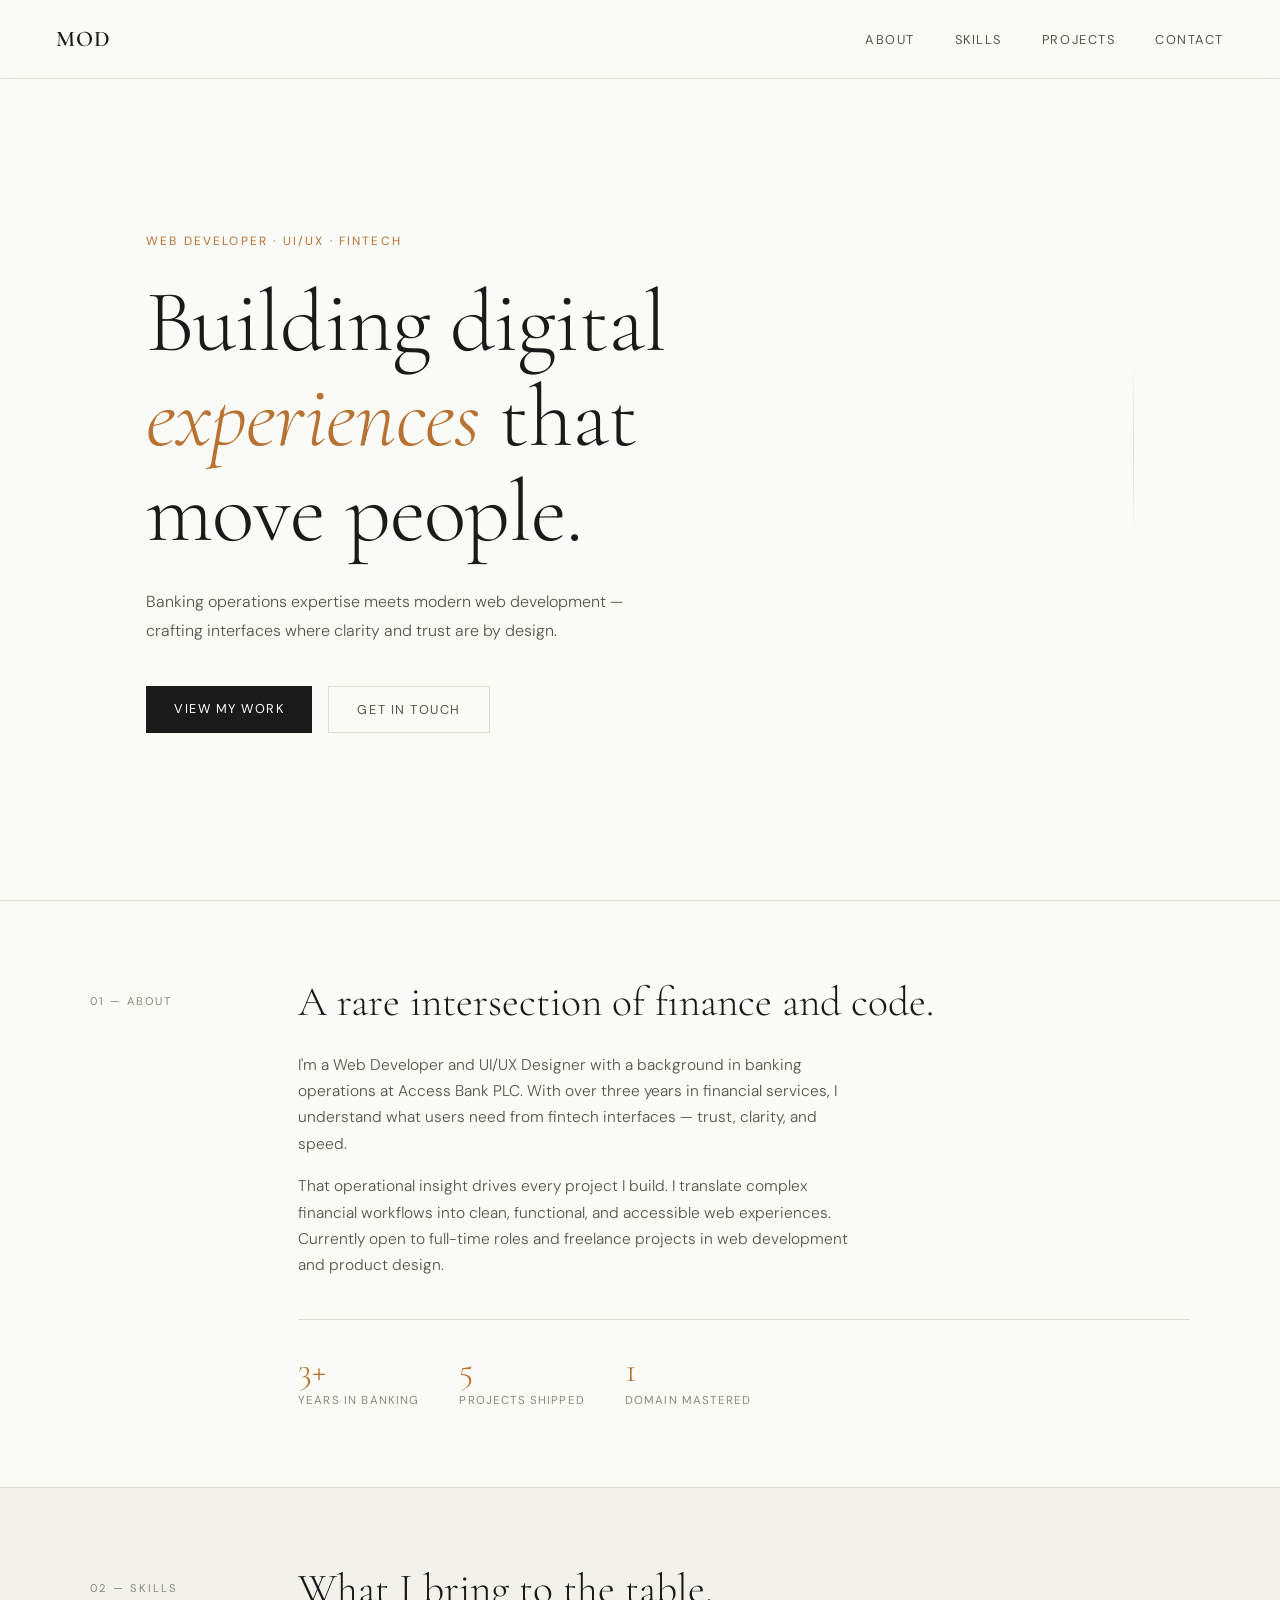
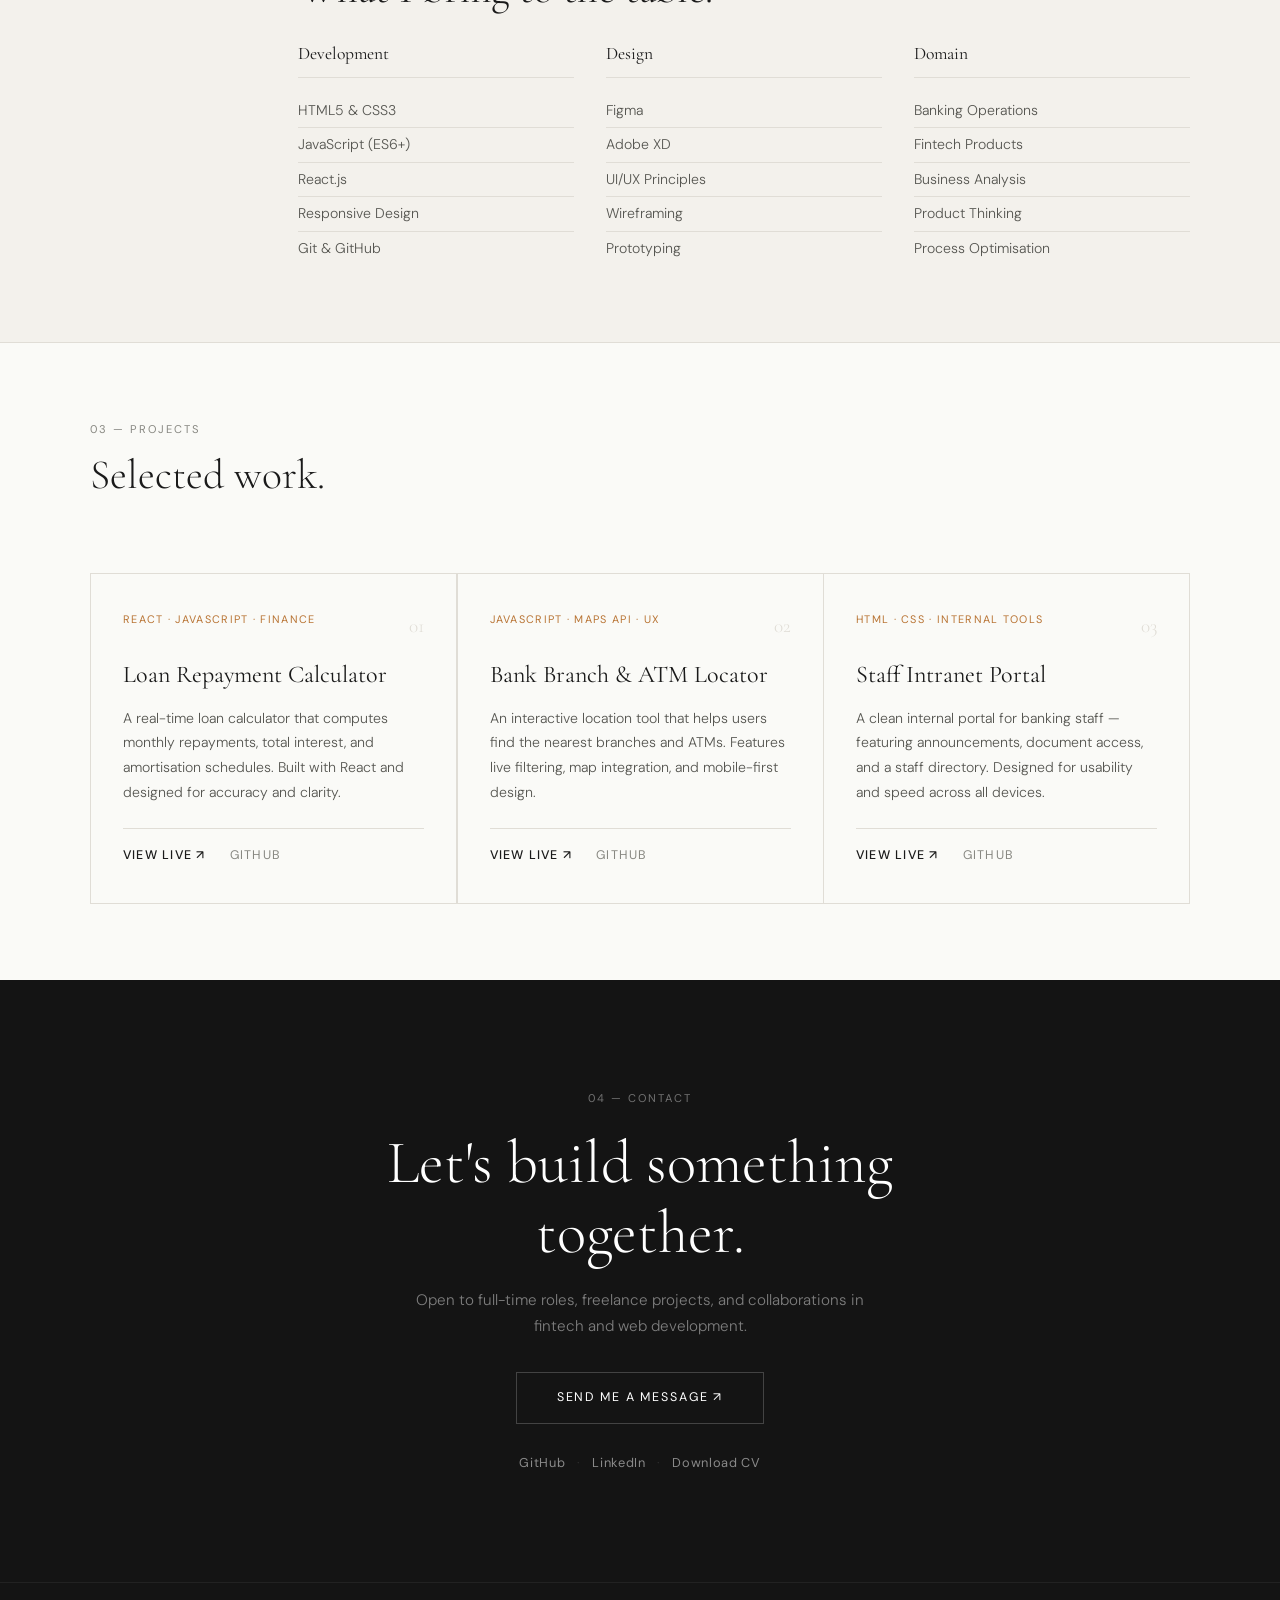
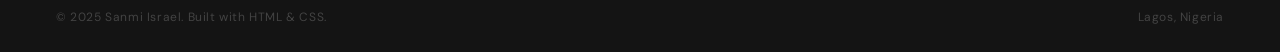
<file: index.html>
<!DOCTYPE html>
<html lang="en">
<head>
  <meta charset="UTF-8" />
  <meta name="viewport" content="width=device-width, initial-scale=1.0" />
  <title>Sanmi Israel — Web Developer & Fintech Specialist</title>
  <link rel="stylesheet" href="styles.css" />
  <link rel="preconnect" href="https://fonts.googleapis.com" />
  <link rel="preconnect" href="https://fonts.gstatic.com" crossorigin />
  <link href="https://fonts.googleapis.com/css2?family=Cormorant+Garamond:ital,wght@0,300;0,400;0,600;1,300;1,400&family=DM+Sans:wght@300;400;500&display=swap" rel="stylesheet" />
</head>
<body>

  <!-- NAV -->
  <nav class="nav">
    <span class="nav-logo">MOD</span>
    <ul class="nav-links">
      <li><a href="#about">About</a></li>
      <li><a href="#skills">Skills</a></li>
      <li><a href="#projects">Projects</a></li>
      <li><a href="#contact">Contact</a></li>
    </ul>
  </nav>

  <!-- HERO -->
  <section class="hero" id="home">
    <div class="hero-inner">
      <p class="hero-label">Web Developer · UI/UX · Fintech</p>
      <h1 class="hero-title">
        Building digital<br />
        <em>experiences</em> that<br />
        move people.
      </h1>
      <p class="hero-sub">
        Banking operations expertise meets modern web development —<br />
        crafting interfaces where clarity and trust are by design.
      </p>
      <div class="hero-cta">
        <a href="#projects" class="btn-primary">View My Work</a>
        <a href="#contact" class="btn-ghost">Get In Touch</a>
      </div>
    </div>
    <div class="hero-line"></div>
  </section>

  <!-- ABOUT -->
  <section class="section" id="about">
    <div class="section-inner two-col">
      <div class="col-label">
        <span class="label-text">01 — About</span>
      </div>
      <div class="col-content">
        <h2 class="section-title">A rare intersection of finance and code.</h2>
        <p class="body-text">
          I'm a Web Developer and UI/UX Designer with a background in banking operations at Access Bank PLC. 
          With over three years in financial services, I understand what users need from fintech interfaces — 
          trust, clarity, and speed.
        </p>
        <p class="body-text">
          That operational insight drives every project I build. I translate complex financial workflows into 
          clean, functional, and accessible web experiences. Currently open to full-time roles and freelance 
          projects in web development and product design.
        </p>
        <div class="about-stats">
          <div class="stat">
            <span class="stat-num">3+</span>
            <span class="stat-label">Years in Banking</span>
          </div>
          <div class="stat">
            <span class="stat-num">5</span>
            <span class="stat-label">Projects Shipped</span>
          </div>
          <div class="stat">
            <span class="stat-num">1</span>
            <span class="stat-label">Domain Mastered</span>
          </div>
        </div>
      </div>
    </div>
  </section>

  <!-- SKILLS -->
  <section class="section section-alt" id="skills">
    <div class="section-inner two-col">
      <div class="col-label">
        <span class="label-text">02 — Skills</span>
      </div>
      <div class="col-content">
        <h2 class="section-title">What I bring to the table.</h2>
        <div class="skills-grid">
          <div class="skill-group">
            <h3 class="skill-group-title">Development</h3>
            <ul class="skill-list">
              <li>HTML5 &amp; CSS3</li>
              <li>JavaScript (ES6+)</li>
              <li>React.js</li>
              <li>Responsive Design</li>
              <li>Git &amp; GitHub</li>
            </ul>
          </div>
          <div class="skill-group">
            <h3 class="skill-group-title">Design</h3>
            <ul class="skill-list">
              <li>Figma</li>
              <li>Adobe XD</li>
              <li>UI/UX Principles</li>
              <li>Wireframing</li>
              <li>Prototyping</li>
            </ul>
          </div>
          <div class="skill-group">
            <h3 class="skill-group-title">Domain</h3>
            <ul class="skill-list">
              <li>Banking Operations</li>
              <li>Fintech Products</li>
              <li>Business Analysis</li>
              <li>Product Thinking</li>
              <li>Process Optimisation</li>
            </ul>
          </div>
        </div>
      </div>
    </div>
  </section>

  <!-- PROJECTS -->
  <section class="section" id="projects">
    <div class="section-inner">
      <div class="projects-header">
        <span class="label-text">03 — Projects</span>
        <h2 class="section-title">Selected work.</h2>
      </div>
      <div class="projects-grid">

        <article class="project-card">
          <div class="project-meta">
            <span class="project-tag">React · JavaScript · Finance</span>
            <span class="project-num">01</span>
          </div>
          <h3 class="project-title">Loan Repayment Calculator</h3>
          <p class="project-desc">
            A real-time loan calculator that computes monthly repayments, total interest, 
            and amortisation schedules. Built with React and designed for accuracy and clarity.
          </p>
          <div class="project-footer">
            <a href="https://iamcreate121.github.io/loan-calculator" target="_blank" class="project-link">
              View Live ↗
            </a>
            <a href="https://github.com/IamCreate121/loan-calculator" target="_blank" class="project-link-ghost">
              GitHub
            </a>
          </div>
        </article>

        <article class="project-card">
          <div class="project-meta">
            <span class="project-tag">JavaScript · Maps API · UX</span>
            <span class="project-num">02</span>
          </div>
          <h3 class="project-title">Bank Branch &amp; ATM Locator</h3>
          <p class="project-desc">
            An interactive location tool that helps users find the nearest branches and ATMs. 
            Features live filtering, map integration, and mobile-first design.
          </p>
          <div class="project-footer">
            <a href="https://iamcreate121.github.io/atm-locator" target="_blank" class="project-link">
              View Live ↗
            </a>
            <a href="https://github.com/IamCreate121/atm-locator" target="_blank" class="project-link-ghost">
              GitHub
            </a>
          </div>
        </article>

        <article class="project-card">
          <div class="project-meta">
            <span class="project-tag">HTML · CSS · Internal Tools</span>
            <span class="project-num">03</span>
          </div>
          <h3 class="project-title">Staff Intranet Portal</h3>
          <p class="project-desc">
            A clean internal portal for banking staff — featuring announcements, 
            document access, and a staff directory. Designed for usability and speed 
            across all devices.
          </p>
          <div class="project-footer">
            <a href="https://iamcreate121.github.io/intranet-portal" target="_blank" class="project-link">
              View Live ↗
            </a>
            <a href="https://github.com/IamCreate121/intranet-portal" target="_blank" class="project-link-ghost">
              GitHub
            </a>
          </div>
        </article>

      </div>
    </div>
  </section>

  <!-- CONTACT -->
  <section class="section section-dark" id="contact">
    <div class="section-inner contact-inner">
      <span class="label-text label-light">04 — Contact</span>
      <h2 class="contact-title">Let's build something together.</h2>
      <p class="contact-sub">
        Open to full-time roles, freelance projects, and collaborations in fintech and web development.
      </p>
      <a href="mailto:sanmi.david10@gmail.com" class="btn-contact">
        Send Me a Message ↗
      </a>
      <div class="contact-links">
        <a href="https://github.com/IamCreate121" target="_blank">GitHub</a>
        <span class="dot">·</span>
        <a href="https://linkedin.com/in/your-profile" target="_blank">LinkedIn</a>
        <span class="dot">·</span>
        <a href="cv.pdf" target="_blank">Download CV</a>
      </div>
    </div>
  </section>

  <!-- FOOTER -->
  <footer class="footer">
    <span>© 2025 Sanmi Israel. Built with HTML &amp; CSS.</span>
    <span>Lagos, Nigeria</span>
  </footer>

  <script src="main.js"></script>
</body>
</html>
</file>
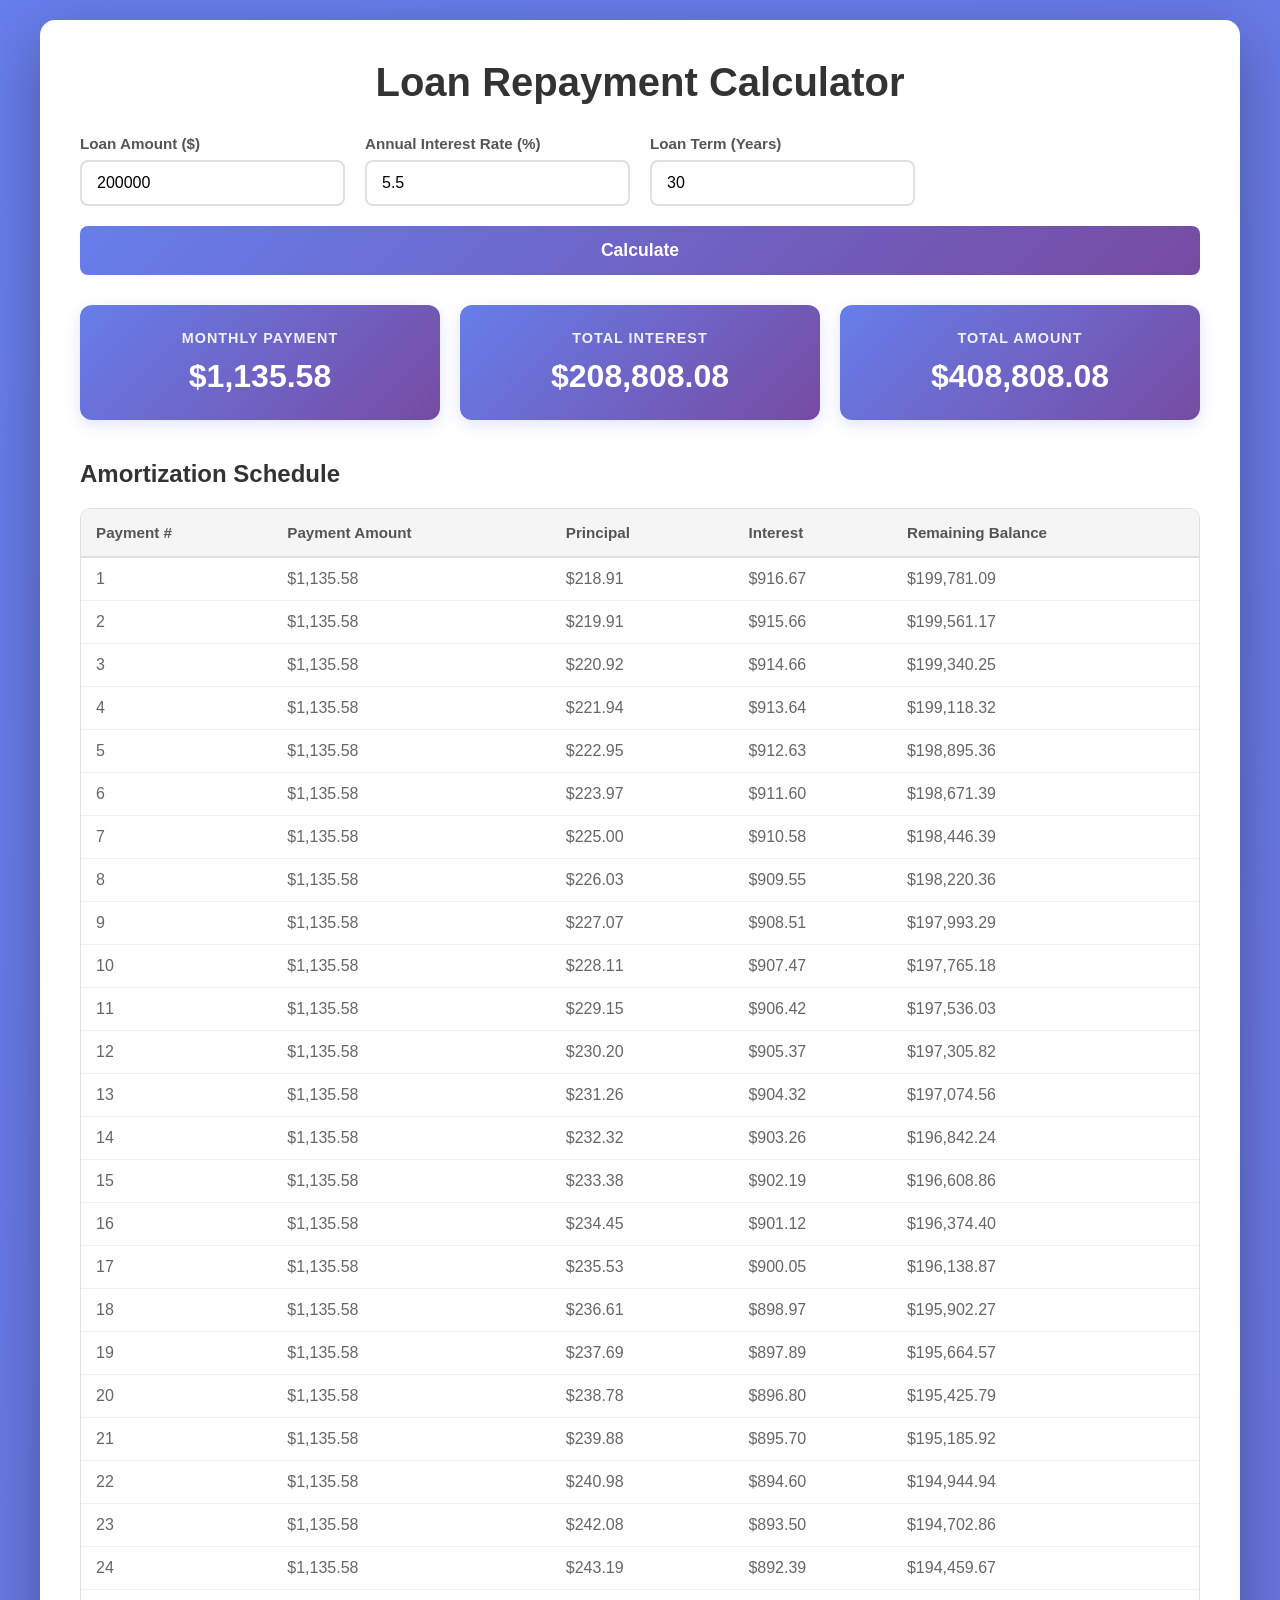
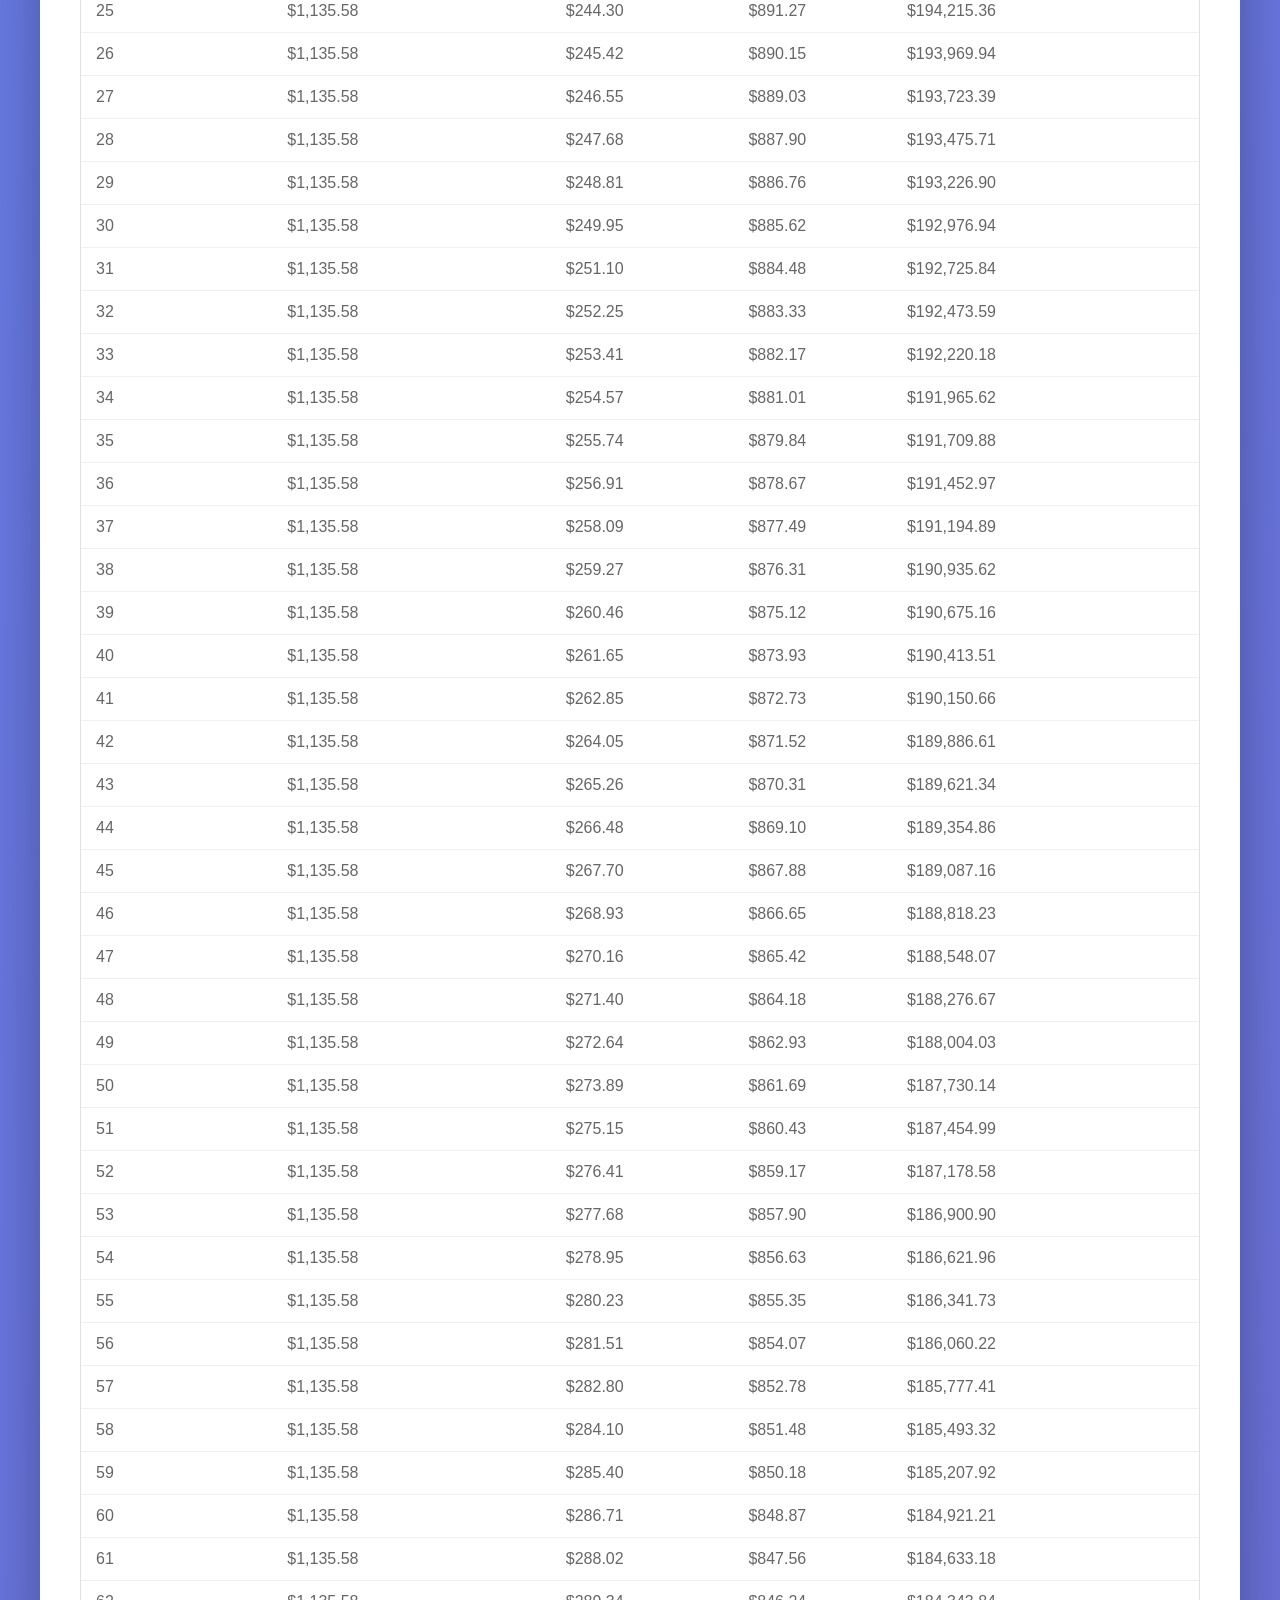
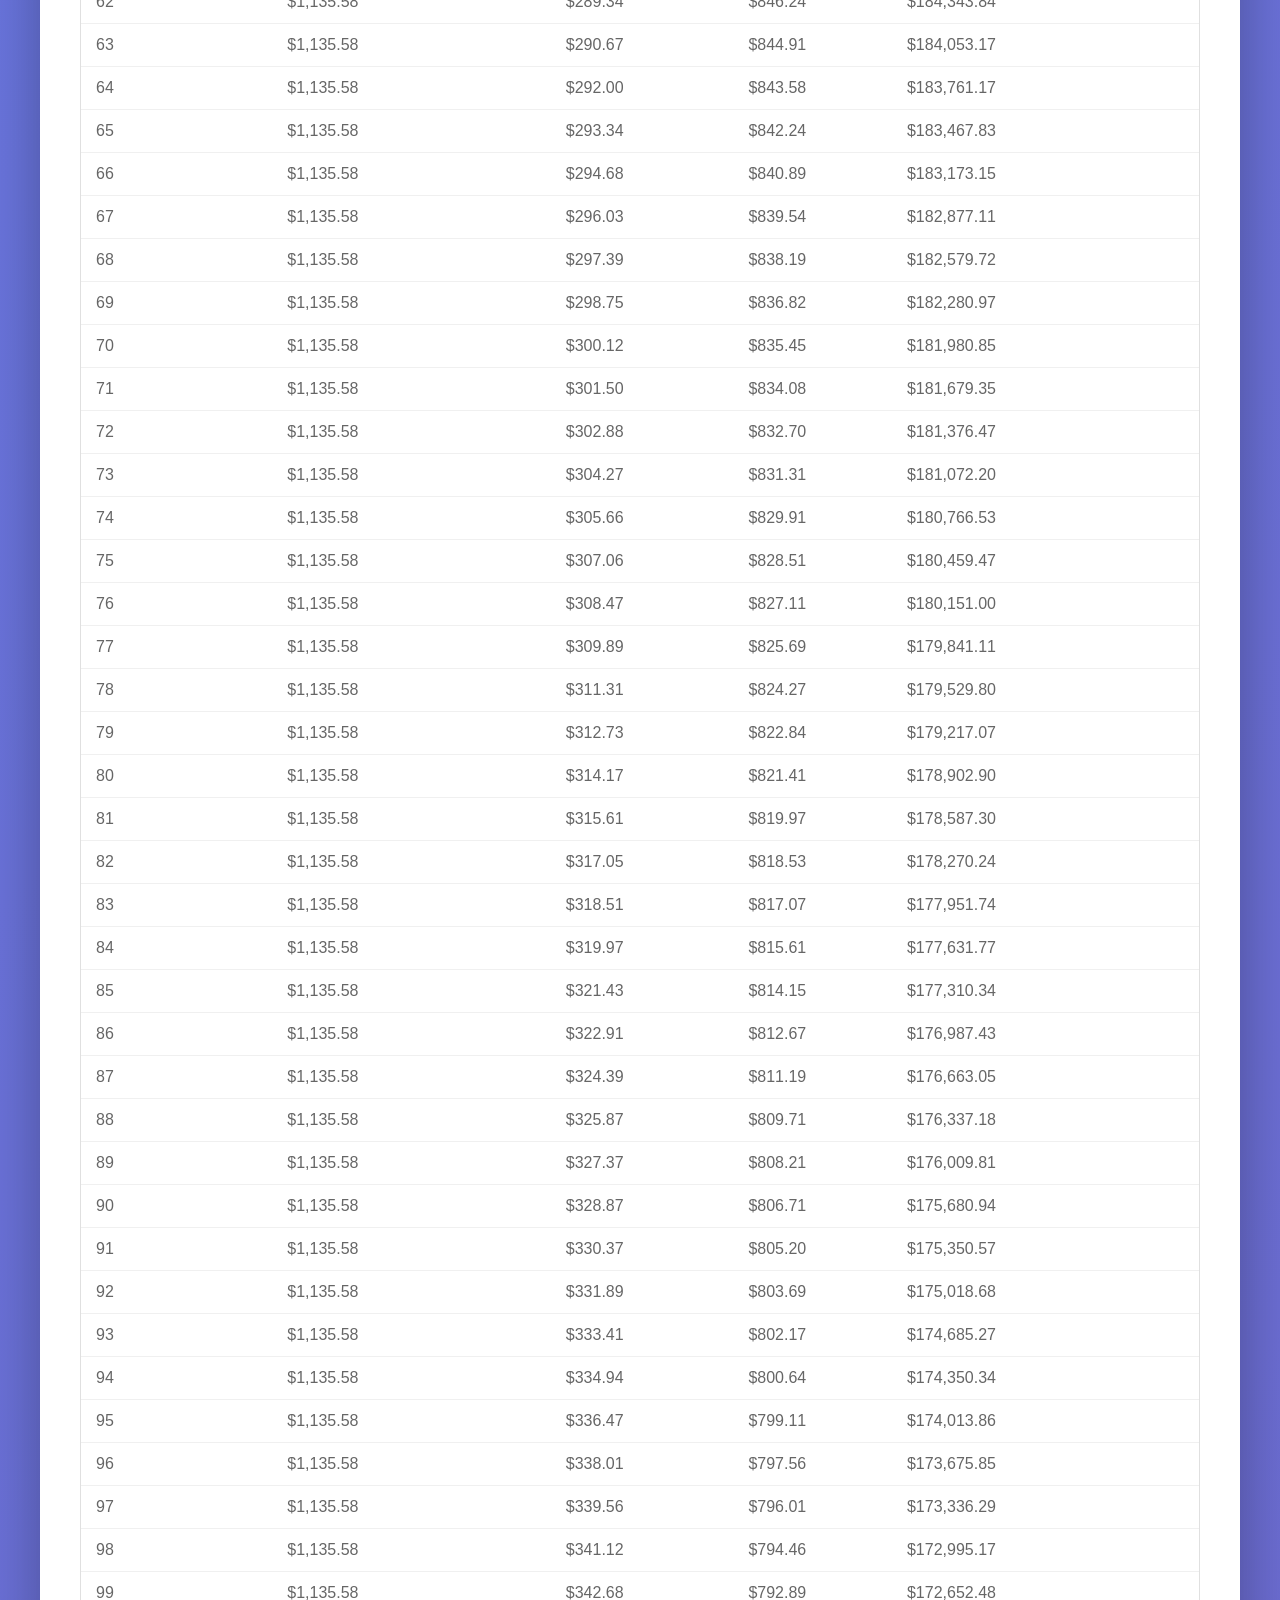
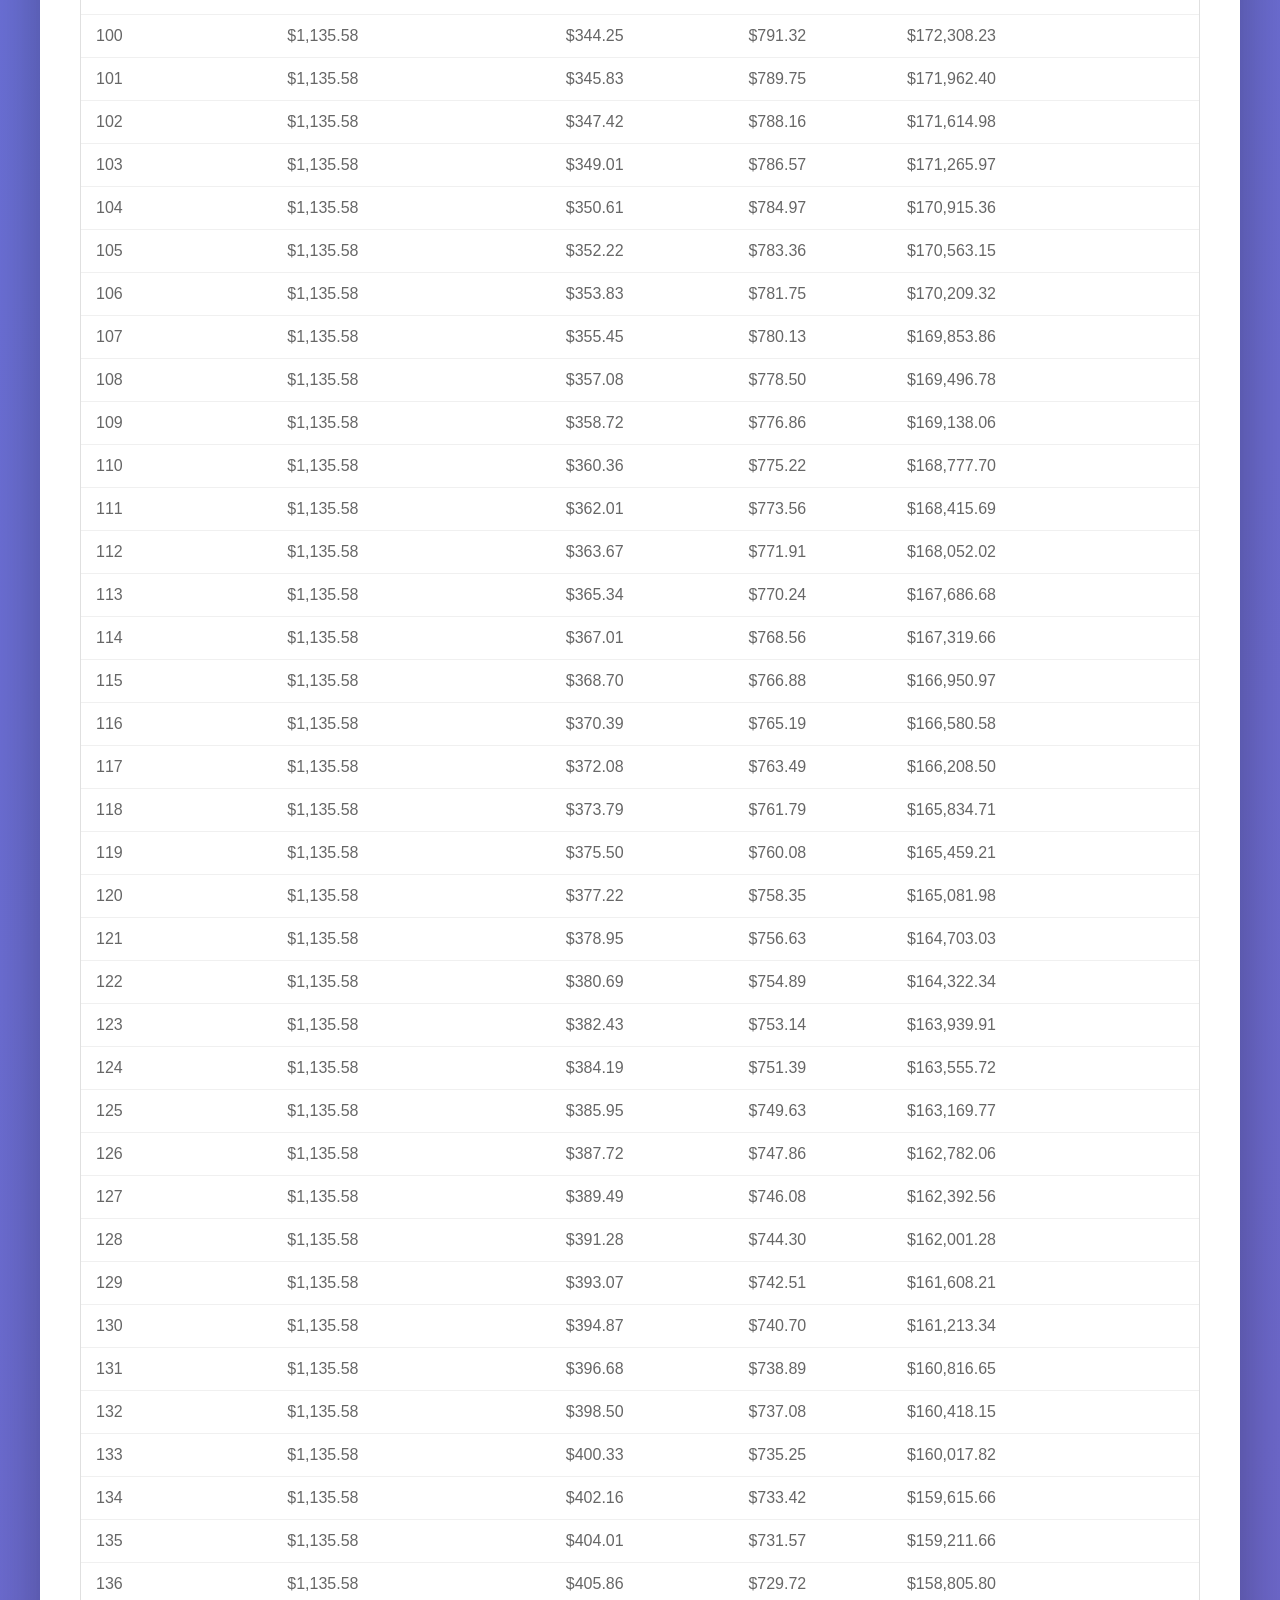
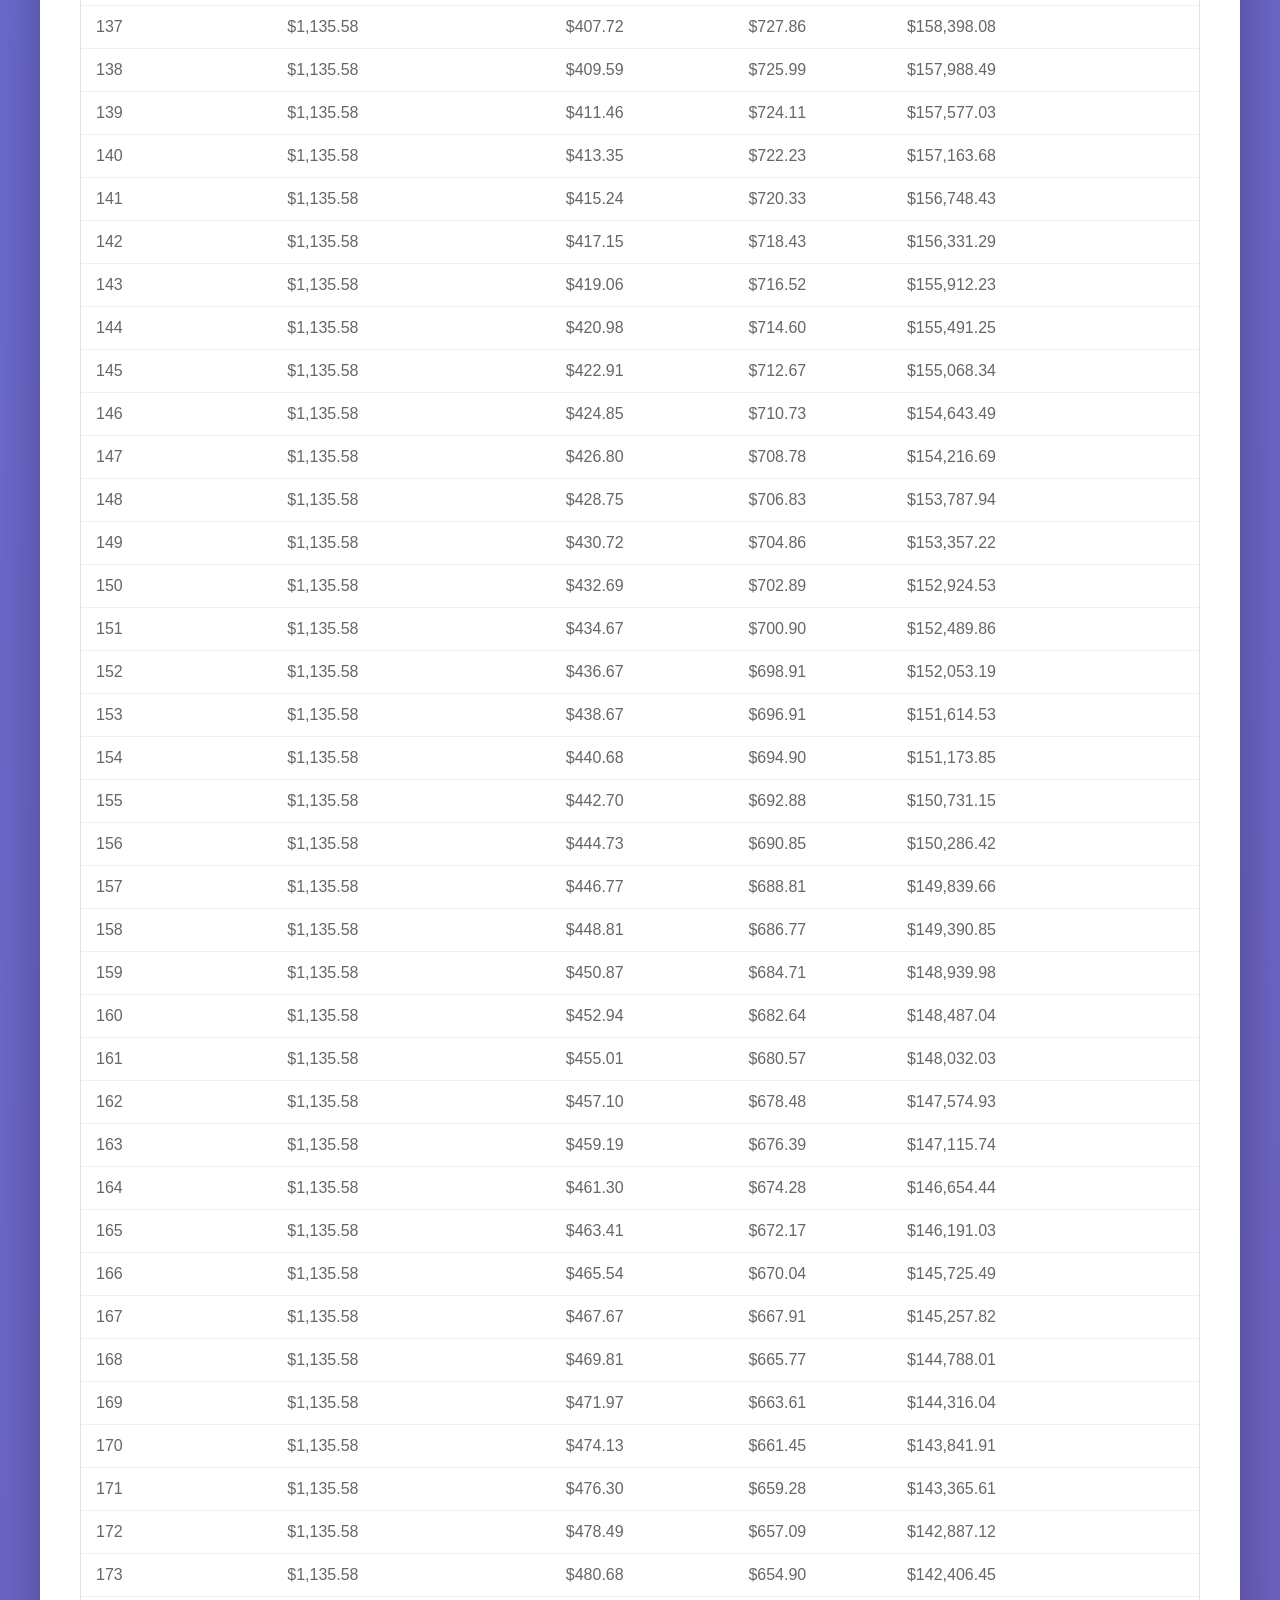
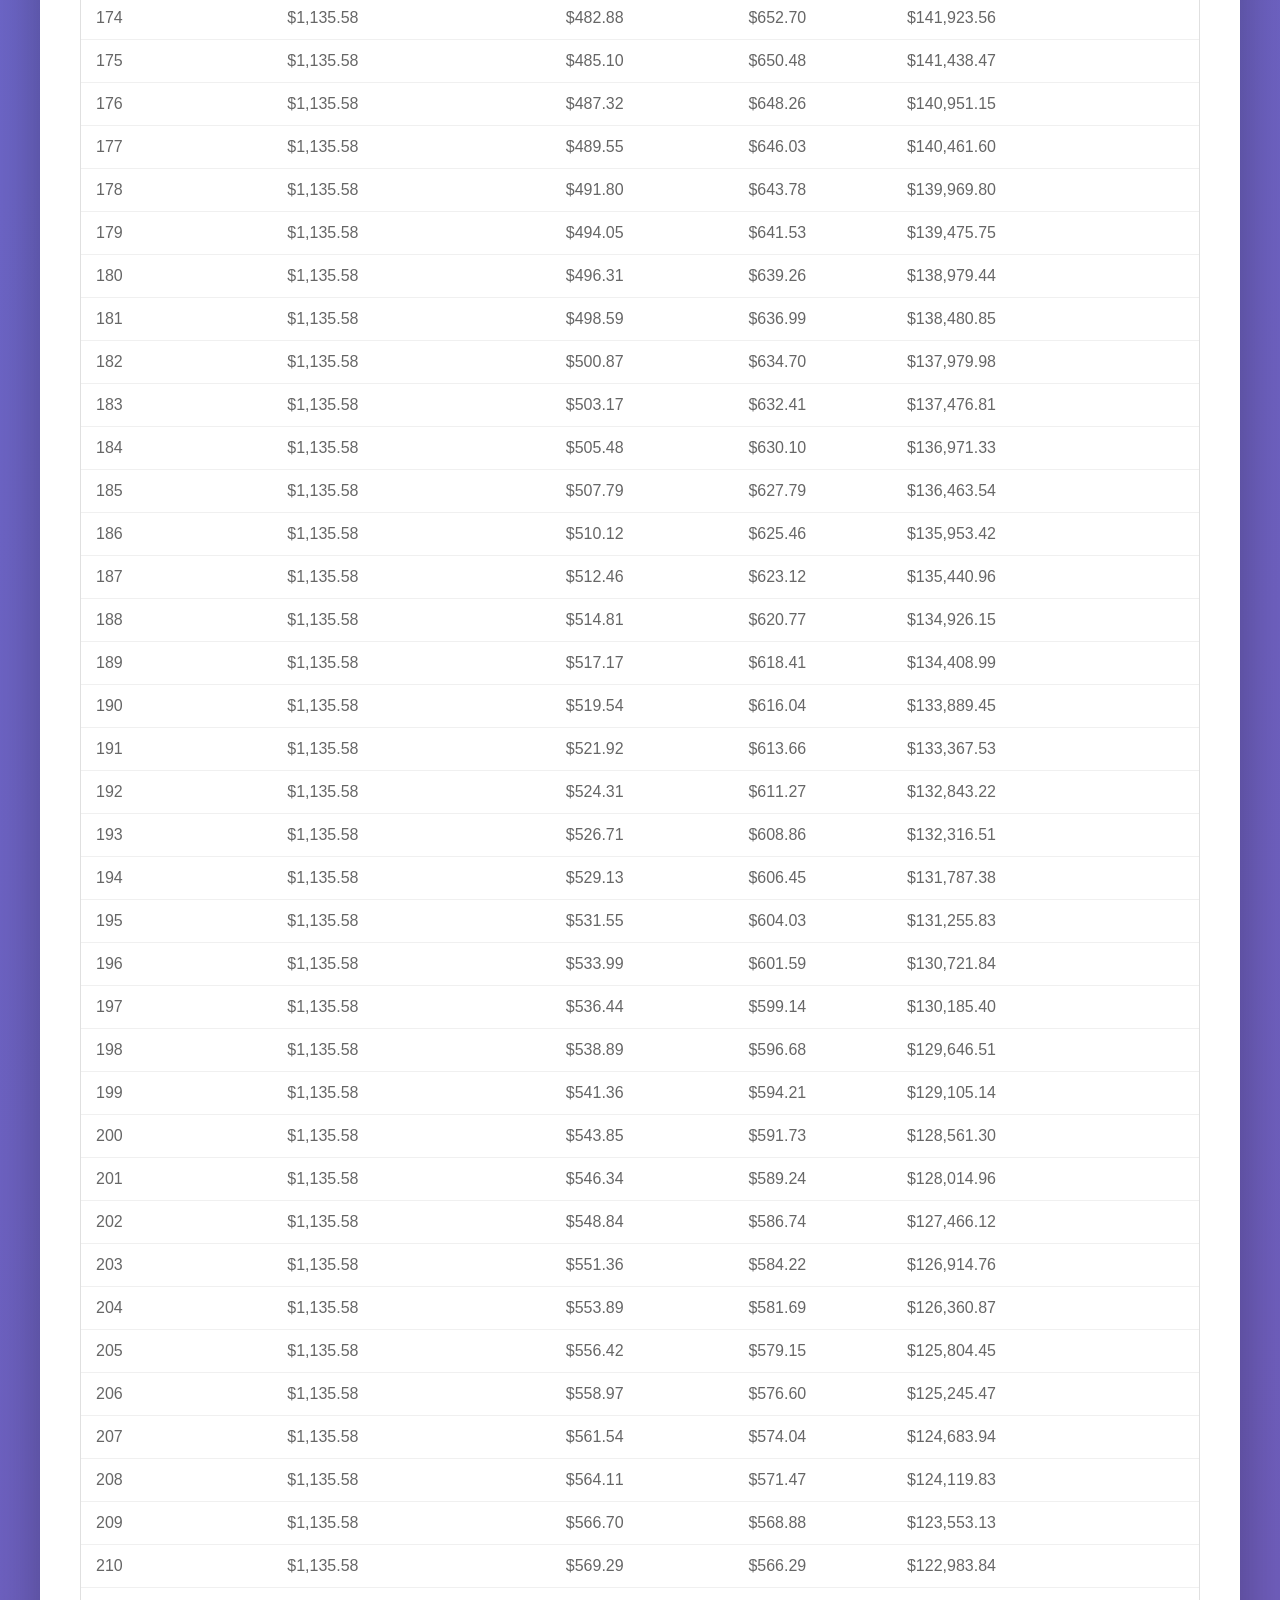
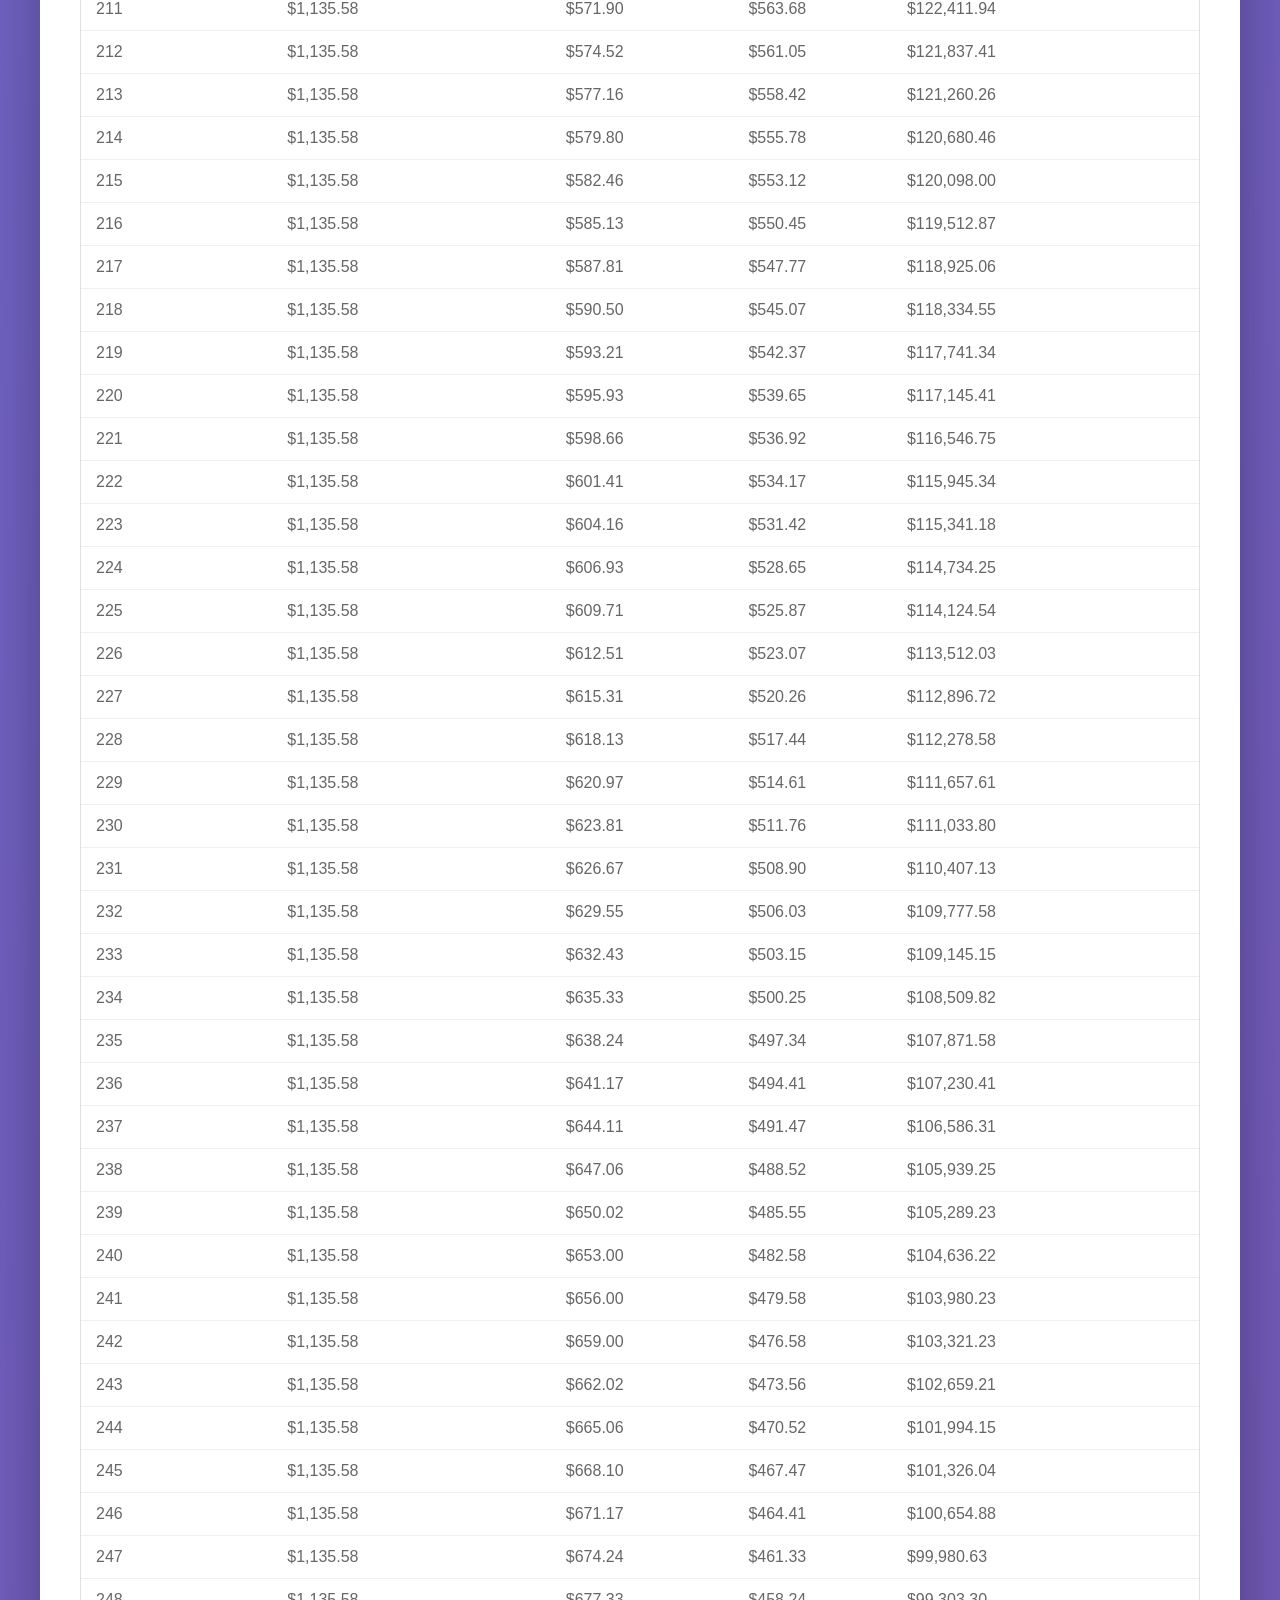
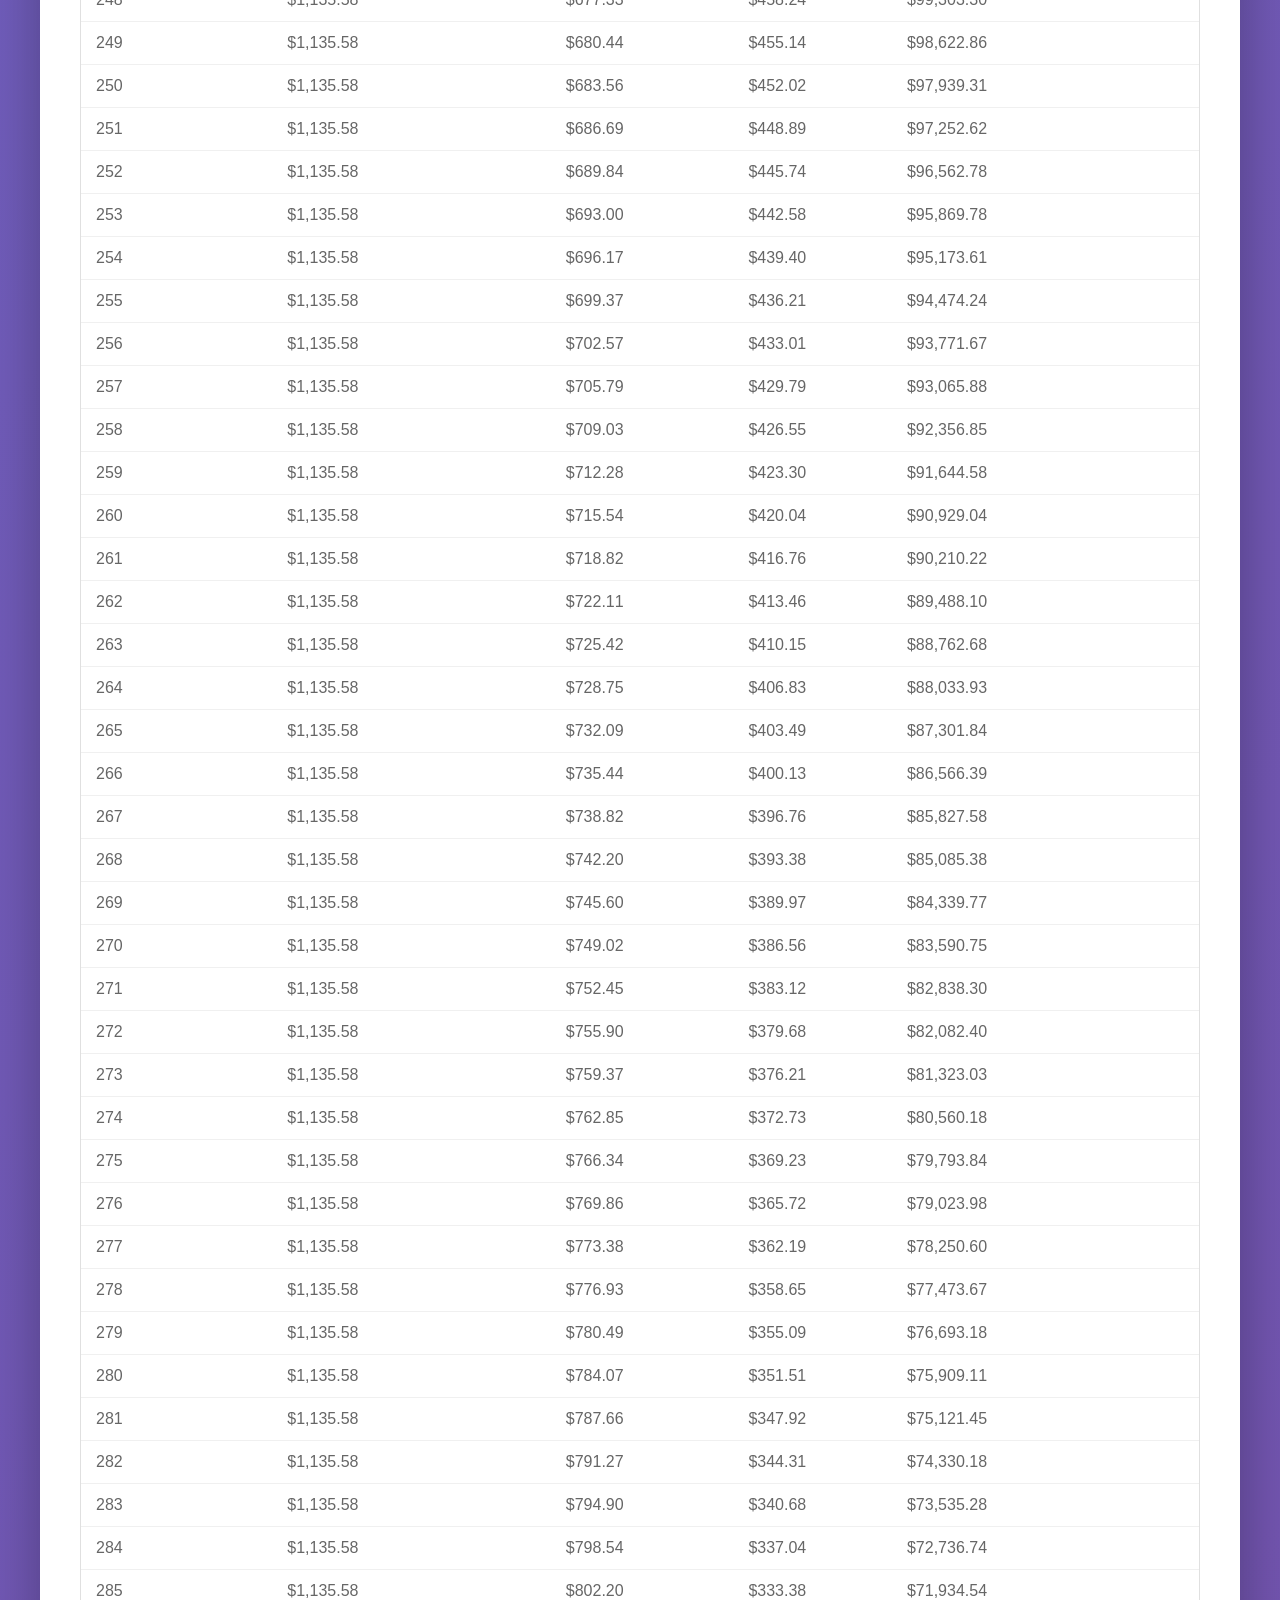
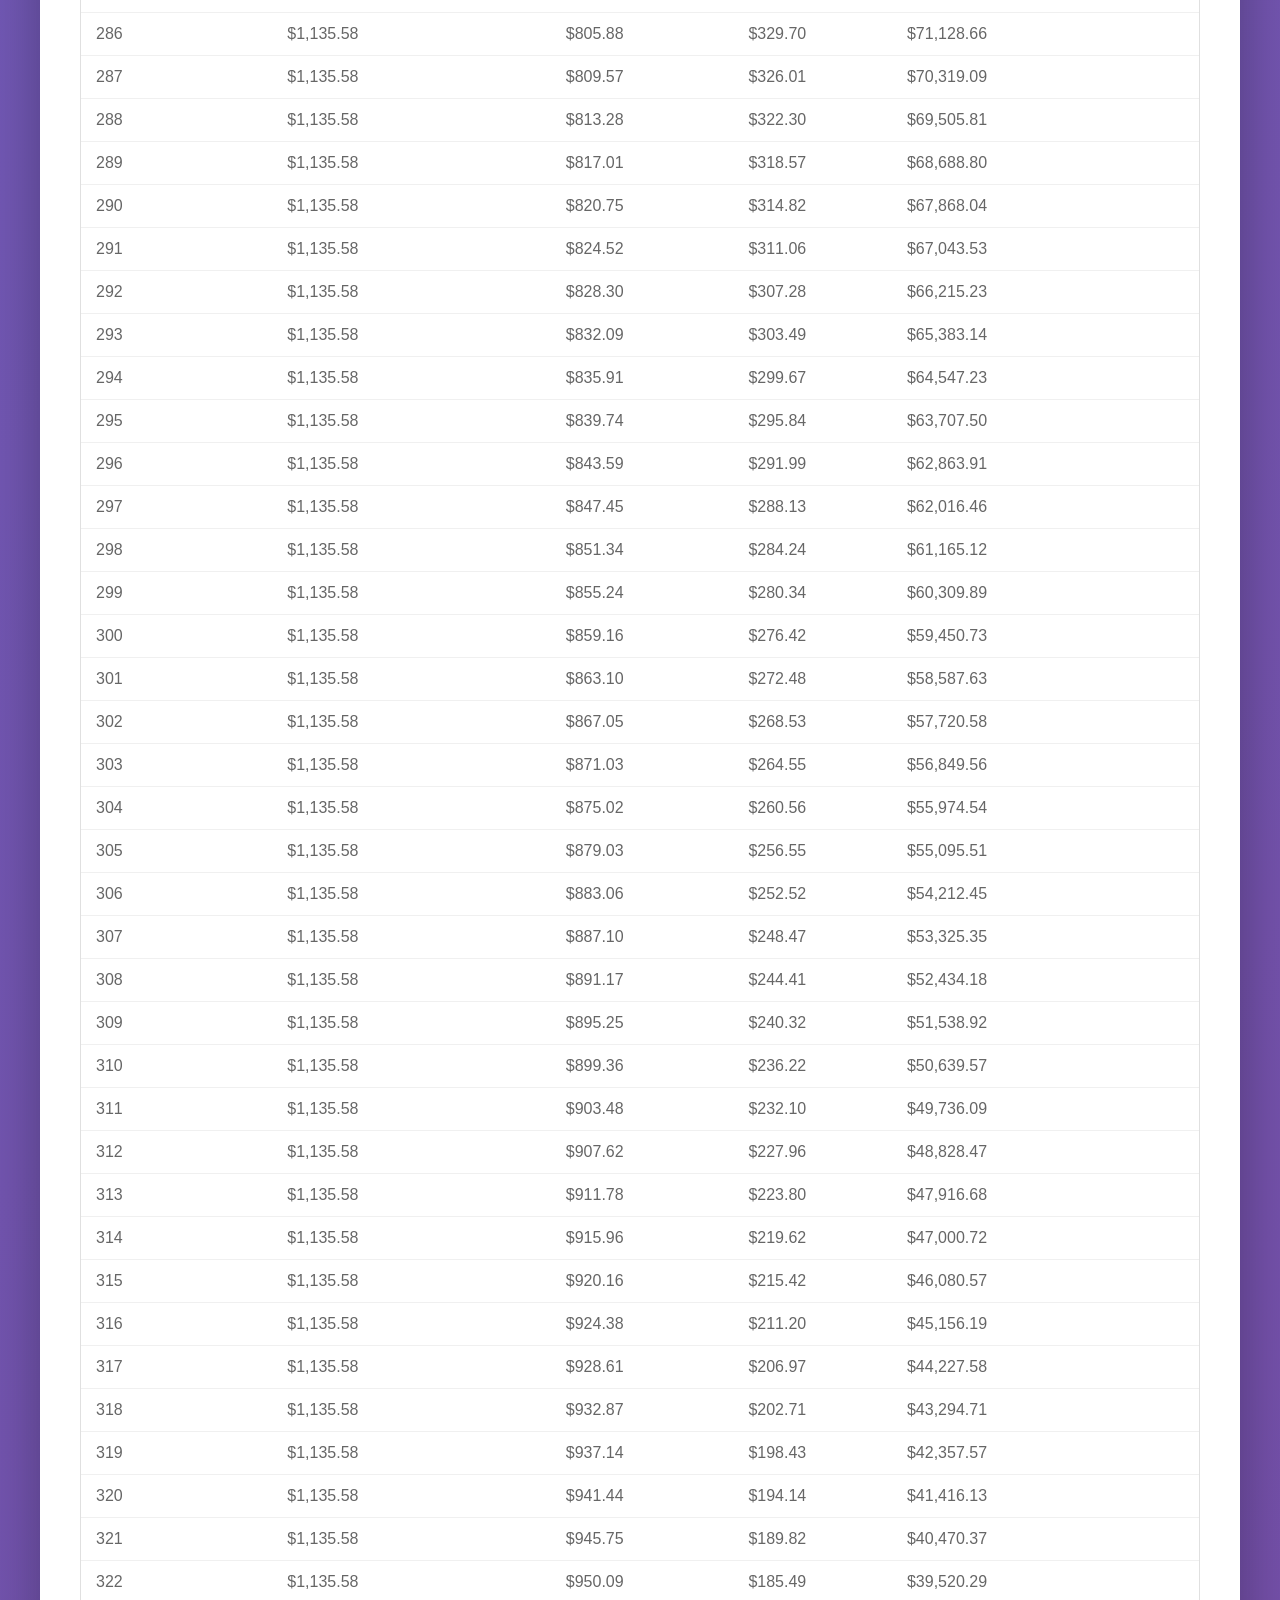
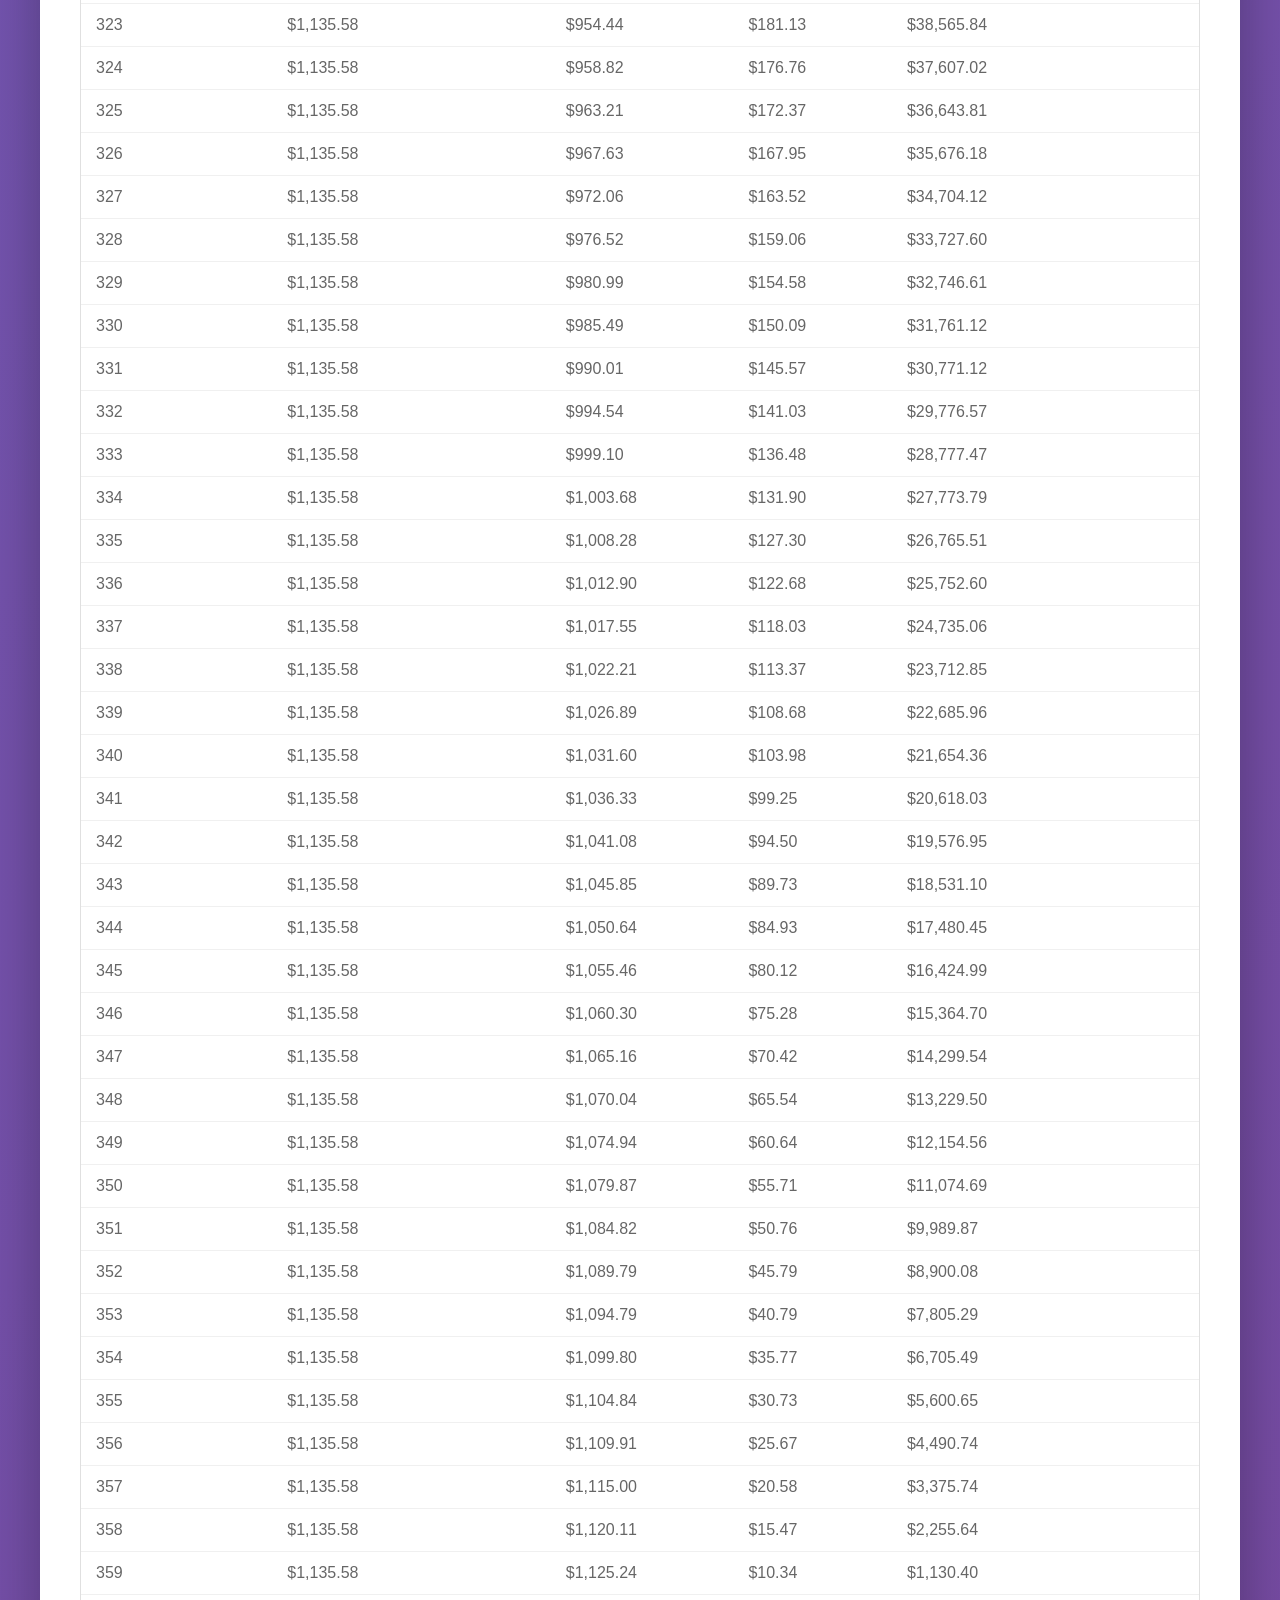
<file: projects/loan-calculator/index.html>
<!DOCTYPE html>
<html lang="en">
<head>
    <meta charset="UTF-8">
    <meta name="viewport" content="width=device-width, initial-scale=1.0">
    <title>Loan Repayment Calculator</title>
    <link rel="stylesheet" href="style.css">
</head>
<body>
    <div class="container">
        <div class="calculator-wrapper">
            <h1>Loan Repayment Calculator</h1>
            
            <div class="input-section">
                <div class="input-group">
                    <label for="loanAmount">Loan Amount ($)</label>
                    <input type="number" id="loanAmount" placeholder="Enter loan amount" value="200000" min="0" step="1000">
                </div>

                <div class="input-group">
                    <label for="interestRate">Annual Interest Rate (%)</label>
                    <input type="number" id="interestRate" placeholder="Enter interest rate" value="5.5" min="0" max="100" step="0.01">
                </div>

                <div class="input-group">
                    <label for="loanTerm">Loan Term (Years)</label>
                    <input type="number" id="loanTerm" placeholder="Enter loan term" value="30" min="1" max="50" step="1">
                </div>

                <button id="calculateBtn" class="calculate-btn">Calculate</button>
            </div>

            <div class="results-section" id="resultsSection" style="display: none;">
                <div class="results-summary">
                    <div class="result-card">
                        <h3>Monthly Payment</h3>
                        <p class="result-value" id="monthlyPayment">$0.00</p>
                    </div>
                    <div class="result-card">
                        <h3>Total Interest</h3>
                        <p class="result-value" id="totalInterest">$0.00</p>
                    </div>
                    <div class="result-card">
                        <h3>Total Amount</h3>
                        <p class="result-value" id="totalAmount">$0.00</p>
                    </div>
                </div>

                <div class="amortization-section">
                    <h2>Amortization Schedule</h2>
                    <div class="table-wrapper">
                        <table id="amortizationTable">
                            <thead>
                                <tr>
                                    <th>Payment #</th>
                                    <th>Payment Amount</th>
                                    <th>Principal</th>
                                    <th>Interest</th>
                                    <th>Remaining Balance</th>
                                </tr>
                            </thead>
                            <tbody id="tableBody">
                            </tbody>
                        </table>
                    </div>
                </div>
            </div>

            <div class="error-message" id="errorMessage" style="display: none;"></div>
        </div>
    </div>

    <script src="script.js"></script>
</body>
</html>
</file>
<file: styles.css>
/* ===========================
   ROOT & RESET
=========================== */
*, *::before, *::after {
  box-sizing: border-box;
  margin: 0;
  padding: 0;
}

:root {
  --bg:         #FAFAF7;
  --bg-alt:     #F3F1EC;
  --bg-dark:    #141414;
  --ink:        #1A1A1A;
  --ink-mid:    #555550;
  --ink-light:  #888882;
  --accent:     #B87333;
  --accent-light: #D4966A;
  --white:      #FFFFFF;
  --border:     #E0DDD6;

  --font-display: 'Cormorant Garamond', Georgia, serif;
  --font-body:    'DM Sans', system-ui, sans-serif;

  --max-w: 1100px;
  --gap:   clamp(2rem, 6vw, 5rem);
}

html {
  scroll-behavior: smooth;
}

body {
  font-family: var(--font-body);
  background: var(--bg);
  color: var(--ink);
  font-size: 16px;
  line-height: 1.7;
  -webkit-font-smoothing: antialiased;
}

a {
  color: inherit;
  text-decoration: none;
}

ul {
  list-style: none;
}

/* ===========================
   NAV
=========================== */
.nav {
  position: fixed;
  top: 0;
  left: 0;
  right: 0;
  z-index: 100;
  display: flex;
  align-items: center;
  justify-content: space-between;
  padding: 1.25rem clamp(1.5rem, 5vw, 3.5rem);
  background: rgba(250, 250, 247, 0.88);
  backdrop-filter: blur(10px);
  -webkit-backdrop-filter: blur(10px);
  border-bottom: 1px solid var(--border);
}

.nav-logo {
  font-family: var(--font-display);
  font-size: 1.4rem;
  font-weight: 600;
  letter-spacing: 0.05em;
  color: var(--ink);
}

.nav-links {
  display: flex;
  gap: 2.5rem;
}

.nav-links a {
  font-size: 0.8rem;
  font-weight: 400;
  letter-spacing: 0.12em;
  text-transform: uppercase;
  color: var(--ink-mid);
  transition: color 0.2s;
}

.nav-links a:hover {
  color: var(--accent);
}

/* ===========================
   HERO
=========================== */
.hero {
  min-height: 100vh;
  display: flex;
  flex-direction: column;
  justify-content: center;
  padding: 8rem clamp(1.5rem, 5vw, 3.5rem) 4rem;
  max-width: var(--max-w);
  margin: 0 auto;
  position: relative;
}

.hero-inner {
  max-width: 720px;
}

.hero-label {
  font-size: 0.75rem;
  letter-spacing: 0.18em;
  text-transform: uppercase;
  color: var(--accent);
  font-weight: 400;
  margin-bottom: 1.5rem;
  opacity: 0;
  animation: fadeUp 0.7s ease 0.1s forwards;
}

.hero-title {
  font-family: var(--font-display);
  font-size: clamp(3rem, 7vw, 5.5rem);
  font-weight: 300;
  line-height: 1.08;
  letter-spacing: -0.01em;
  color: var(--ink);
  margin-bottom: 1.75rem;
  opacity: 0;
  animation: fadeUp 0.7s ease 0.25s forwards;
}

.hero-title em {
  font-style: italic;
  color: var(--accent);
}

.hero-sub {
  font-size: 1rem;
  color: var(--ink-mid);
  line-height: 1.8;
  max-width: 520px;
  margin-bottom: 2.5rem;
  font-weight: 300;
  opacity: 0;
  animation: fadeUp 0.7s ease 0.4s forwards;
}

.hero-cta {
  display: flex;
  gap: 1rem;
  flex-wrap: wrap;
  opacity: 0;
  animation: fadeUp 0.7s ease 0.55s forwards;
}

.hero-line {
  position: absolute;
  right: clamp(1.5rem, 5vw, 3.5rem);
  top: 50%;
  transform: translateY(-50%);
  width: 1px;
  height: 180px;
  background: linear-gradient(to bottom, transparent, var(--border), transparent);
}

/* ===========================
   BUTTONS
=========================== */
.btn-primary {
  display: inline-block;
  padding: 0.75rem 1.75rem;
  background: var(--ink);
  color: var(--white);
  font-family: var(--font-body);
  font-size: 0.8rem;
  font-weight: 400;
  letter-spacing: 0.12em;
  text-transform: uppercase;
  transition: background 0.2s, transform 0.15s;
}

.btn-primary:hover {
  background: var(--accent);
  transform: translateY(-1px);
}

.btn-ghost {
  display: inline-block;
  padding: 0.75rem 1.75rem;
  border: 1px solid var(--border);
  color: var(--ink-mid);
  font-family: var(--font-body);
  font-size: 0.8rem;
  font-weight: 400;
  letter-spacing: 0.12em;
  text-transform: uppercase;
  transition: border-color 0.2s, color 0.2s;
}

.btn-ghost:hover {
  border-color: var(--ink);
  color: var(--ink);
}

/* ===========================
   SECTIONS
=========================== */
.section {
  padding: var(--gap) clamp(1.5rem, 5vw, 3.5rem);
  border-top: 1px solid var(--border);
}

.section-alt {
  background: var(--bg-alt);
}

.section-inner {
  max-width: var(--max-w);
  margin: 0 auto;
}

.two-col {
  display: grid;
  grid-template-columns: 160px 1fr;
  gap: 3rem;
  align-items: start;
}

.col-label {
  padding-top: 0.5rem;
}

.label-text {
  font-size: 0.7rem;
  letter-spacing: 0.18em;
  text-transform: uppercase;
  color: var(--ink-light);
  font-weight: 400;
}

.label-light {
  color: rgba(255,255,255,0.4);
}

.section-title {
  font-family: var(--font-display);
  font-size: clamp(1.8rem, 3.5vw, 2.6rem);
  font-weight: 300;
  line-height: 1.2;
  margin-bottom: 1.5rem;
  color: var(--ink);
}

.body-text {
  color: var(--ink-mid);
  font-weight: 300;
  margin-bottom: 1rem;
  max-width: 560px;
  font-size: 0.97rem;
}

/* ===========================
   ABOUT STATS
=========================== */
.about-stats {
  display: flex;
  gap: 2.5rem;
  margin-top: 2.5rem;
  padding-top: 2rem;
  border-top: 1px solid var(--border);
}

.stat {
  display: flex;
  flex-direction: column;
  gap: 0.25rem;
}

.stat-num {
  font-family: var(--font-display);
  font-size: 2.2rem;
  font-weight: 300;
  color: var(--accent);
  line-height: 1;
}

.stat-label {
  font-size: 0.72rem;
  letter-spacing: 0.1em;
  text-transform: uppercase;
  color: var(--ink-light);
}

/* ===========================
   SKILLS
=========================== */
.skills-grid {
  display: grid;
  grid-template-columns: repeat(3, 1fr);
  gap: 2rem;
  margin-top: 0.5rem;
}

.skill-group-title {
  font-family: var(--font-display);
  font-size: 1.1rem;
  font-weight: 400;
  color: var(--ink);
  margin-bottom: 1rem;
  padding-bottom: 0.5rem;
  border-bottom: 1px solid var(--border);
}

.skill-list li {
  font-size: 0.88rem;
  color: var(--ink-mid);
  font-weight: 300;
  padding: 0.3rem 0;
  border-bottom: 1px solid var(--border);
}

.skill-list li:last-child {
  border-bottom: none;
}

/* ===========================
   PROJECTS
=========================== */
.projects-header {
  display: flex;
  flex-direction: column;
  gap: 0.75rem;
  margin-bottom: 3rem;
}

.projects-grid {
  display: grid;
  grid-template-columns: repeat(auto-fit, minmax(300px, 1fr));
  gap: 1.5px;
  background: var(--border);
  border: 1.5px solid var(--border);
}

.project-card {
  background: var(--bg);
  padding: 2.25rem 2rem;
  display: flex;
  flex-direction: column;
  gap: 1rem;
  transition: background 0.2s;
}

.project-card:hover {
  background: var(--white);
}

.project-meta {
  display: flex;
  justify-content: space-between;
  align-items: flex-start;
}

.project-tag {
  font-size: 0.68rem;
  letter-spacing: 0.12em;
  text-transform: uppercase;
  color: var(--accent);
  font-weight: 400;
}

.project-num {
  font-family: var(--font-display);
  font-size: 1.2rem;
  color: var(--border);
  font-weight: 300;
}

.project-title {
  font-family: var(--font-display);
  font-size: 1.5rem;
  font-weight: 400;
  color: var(--ink);
  line-height: 1.3;
}

.project-desc {
  font-size: 0.88rem;
  color: var(--ink-mid);
  font-weight: 300;
  line-height: 1.75;
  flex: 1;
}

.project-footer {
  display: flex;
  gap: 1.5rem;
  align-items: center;
  margin-top: 0.5rem;
  padding-top: 1rem;
  border-top: 1px solid var(--border);
}

.project-link {
  font-size: 0.78rem;
  letter-spacing: 0.1em;
  text-transform: uppercase;
  color: var(--ink);
  font-weight: 500;
  transition: color 0.2s;
}

.project-link:hover {
  color: var(--accent);
}

.project-link-ghost {
  font-size: 0.78rem;
  letter-spacing: 0.1em;
  text-transform: uppercase;
  color: var(--ink-light);
  font-weight: 400;
  transition: color 0.2s;
}

.project-link-ghost:hover {
  color: var(--ink);
}

/* ===========================
   CONTACT
=========================== */
.section-dark {
  background: var(--bg-dark);
  border-top: none;
}

.contact-inner {
  text-align: center;
  display: flex;
  flex-direction: column;
  align-items: center;
  gap: 1.25rem;
  padding: 2rem 0;
}

.contact-title {
  font-family: var(--font-display);
  font-size: clamp(2rem, 5vw, 3.8rem);
  font-weight: 300;
  color: var(--white);
  line-height: 1.15;
  max-width: 600px;
}

.contact-sub {
  font-size: 0.95rem;
  color: rgba(255,255,255,0.45);
  font-weight: 300;
  max-width: 460px;
}

.btn-contact {
  display: inline-block;
  margin-top: 0.75rem;
  padding: 0.9rem 2.5rem;
  border: 1px solid rgba(255,255,255,0.2);
  color: var(--white);
  font-size: 0.78rem;
  letter-spacing: 0.15em;
  text-transform: uppercase;
  transition: border-color 0.2s, background 0.2s;
}

.btn-contact:hover {
  border-color: var(--accent);
  background: rgba(184,115,51,0.1);
}

.contact-links {
  display: flex;
  gap: 0.75rem;
  align-items: center;
  font-size: 0.8rem;
  color: rgba(255,255,255,0.35);
  margin-top: 0.5rem;
}

.contact-links a {
  color: rgba(255,255,255,0.5);
  transition: color 0.2s;
  letter-spacing: 0.05em;
}

.contact-links a:hover {
  color: var(--accent-light);
}

.dot {
  opacity: 0.3;
}

/* ===========================
   FOOTER
=========================== */
.footer {
  display: flex;
  justify-content: space-between;
  align-items: center;
  padding: 1.5rem clamp(1.5rem, 5vw, 3.5rem);
  background: var(--bg-dark);
  border-top: 1px solid rgba(255,255,255,0.06);
  font-size: 0.75rem;
  color: rgba(255,255,255,0.2);
  letter-spacing: 0.05em;
}

/* ===========================
   ANIMATIONS
=========================== */
@keyframes fadeUp {
  from {
    opacity: 0;
    transform: translateY(18px);
  }
  to {
    opacity: 1;
    transform: translateY(0);
  }
}

.reveal {
  opacity: 0;
  transform: translateY(24px);
  transition: opacity 0.6s ease, transform 0.6s ease;
}

.reveal.visible {
  opacity: 1;
  transform: translateY(0);
}

/* ===========================
   RESPONSIVE
=========================== */
@media (max-width: 768px) {
  .two-col {
    grid-template-columns: 1fr;
    gap: 1rem;
  }

  .col-label {
    padding-top: 0;
  }

  .skills-grid {
    grid-template-columns: 1fr;
    gap: 1.5rem;
  }

  .about-stats {
    gap: 1.5rem;
  }

  .hero-line {
    display: none;
  }

  .nav-links {
    gap: 1.25rem;
  }

  .projects-grid {
    grid-template-columns: 1fr;
  }

  .footer {
    flex-direction: column;
    gap: 0.5rem;
    text-align: center;
  }
}

@media (max-width: 480px) {
  .nav-links {
    display: none;
  }

  .hero-cta {
    flex-direction: column;
    align-items: flex-start;
  }

  .about-stats {
    flex-wrap: wrap;
  }
}
</file>
<file: projects/loan-calculator/style.css>
* {
    margin: 0;
    padding: 0;
    box-sizing: border-box;
}

body {
    font-family: 'Segoe UI', Tahoma, Geneva, Verdana, sans-serif;
    background: linear-gradient(135deg, #667eea 0%, #764ba2 100%);
    min-height: 100vh;
    display: flex;
    align-items: center;
    justify-content: center;
    padding: 20px;
}

.container {
    width: 100%;
    max-width: 1200px;
}

.calculator-wrapper {
    background: white;
    border-radius: 15px;
    box-shadow: 0 20px 60px rgba(0, 0, 0, 0.3);
    padding: 40px;
}

h1 {
    color: #333;
    margin-bottom: 30px;
    text-align: center;
    font-size: 2.5em;
}

.input-section {
    display: grid;
    grid-template-columns: repeat(auto-fit, minmax(250px, 1fr));
    gap: 20px;
    margin-bottom: 30px;
}

.input-group {
    display: flex;
    flex-direction: column;
}

.input-group label {
    color: #555;
    font-weight: 600;
    margin-bottom: 8px;
    font-size: 0.95em;
}

.input-group input {
    padding: 12px 15px;
    border: 2px solid #e0e0e0;
    border-radius: 8px;
    font-size: 1em;
    transition: border-color 0.3s;
}

.input-group input:focus {
    outline: none;
    border-color: #667eea;
    box-shadow: 0 0 5px rgba(102, 126, 234, 0.1);
}

.calculate-btn {
    grid-column: 1 / -1;
    padding: 14px 40px;
    background: linear-gradient(135deg, #667eea 0%, #764ba2 100%);
    color: white;
    border: none;
    border-radius: 8px;
    font-size: 1.1em;
    font-weight: 600;
    cursor: pointer;
    transition: transform 0.2s, box-shadow 0.2s;
}

.calculate-btn:hover {
    transform: translateY(-2px);
    box-shadow: 0 10px 20px rgba(102, 126, 234, 0.3);
}

.calculate-btn:active {
    transform: translateY(0);
}

.results-section {
    animation: slideIn 0.3s ease-out;
}

@keyframes slideIn {
    from {
        opacity: 0;
        transform: translateY(-10px);
    }
    to {
        opacity: 1;
        transform: translateY(0);
    }
}

.results-summary {
    display: grid;
    grid-template-columns: repeat(auto-fit, minmax(200px, 1fr));
    gap: 20px;
    margin-bottom: 40px;
}

.result-card {
    background: linear-gradient(135deg, #667eea 0%, #764ba2 100%);
    color: white;
    padding: 25px;
    border-radius: 12px;
    text-align: center;
    box-shadow: 0 5px 15px rgba(102, 126, 234, 0.2);
}

.result-card h3 {
    font-size: 0.9em;
    font-weight: 600;
    margin-bottom: 12px;
    opacity: 0.9;
    text-transform: uppercase;
    letter-spacing: 1px;
}

.result-value {
    font-size: 2em;
    font-weight: bold;
    color: #fff;
}

.amortization-section {
    margin-top: 40px;
}

.amortization-section h2 {
    color: #333;
    margin-bottom: 20px;
    font-size: 1.5em;
}

.table-wrapper {
    overflow-x: auto;
    border-radius: 10px;
    border: 1px solid #e0e0e0;
}

table {
    width: 100%;
    border-collapse: collapse;
    background: white;
}

thead {
    background: #f5f5f5;
    border-bottom: 2px solid #e0e0e0;
}

th {
    padding: 15px;
    text-align: left;
    font-weight: 600;
    color: #555;
    font-size: 0.95em;
}

td {
    padding: 12px 15px;
    border-bottom: 1px solid #f0f0f0;
    color: #666;
}

tbody tr:hover {
    background-color: #f9f9f9;
}

tbody tr:last-child td {
    border-bottom: none;
}

.error-message {
    background-color: #ffebee;
    color: #c62828;
    padding: 15px;
    border-radius: 8px;
    margin-top: 20px;
    border-left: 4px solid #c62828;
}

@media (max-width: 768px) {
    .calculator-wrapper {
        padding: 25px;
    }

    h1 {
        font-size: 1.8em;
    }

    .input-section {
        grid-template-columns: 1fr;
    }

    .calculate-btn {
        grid-column: 1;
    }

    table {
        font-size: 0.9em;
    }

    th, td {
        padding: 10px;
    }

    .result-card {
        padding: 20px;
    }

    .result-value {
        font-size: 1.5em;
    }
}
</file>
